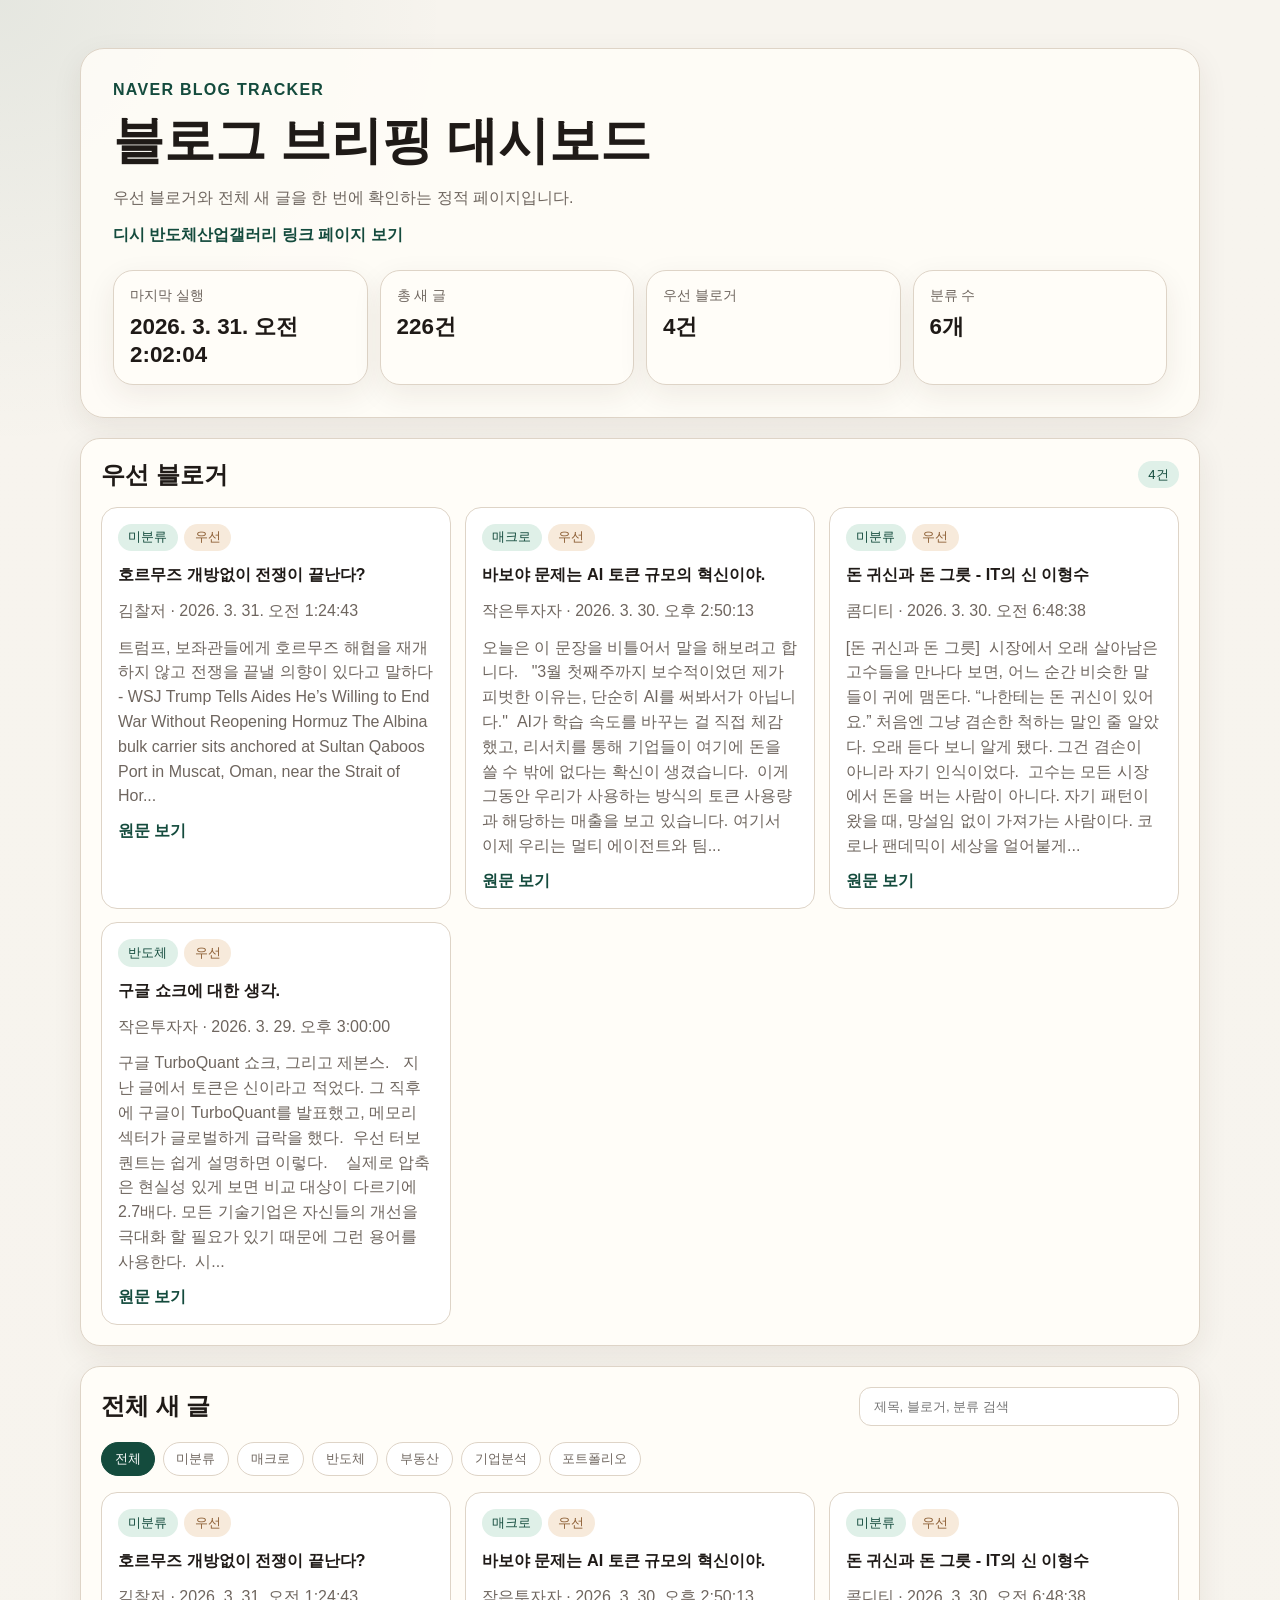
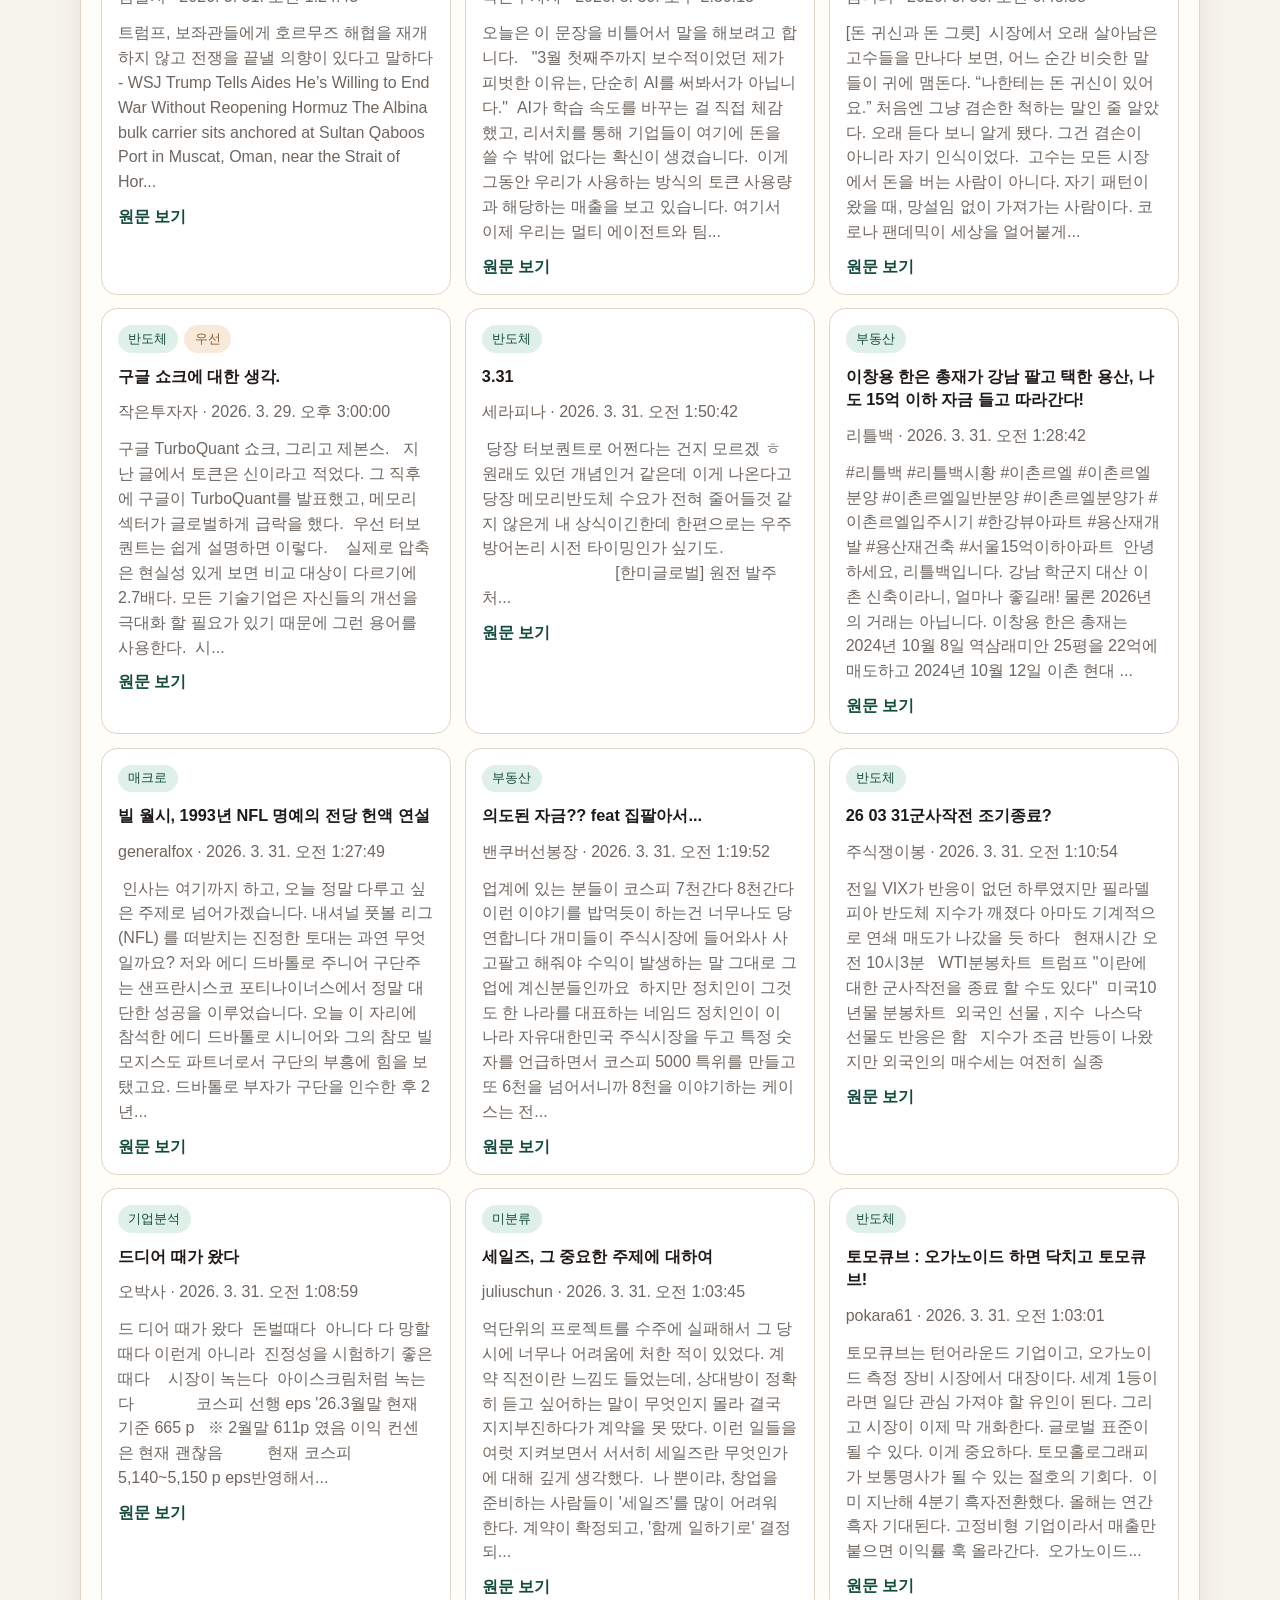
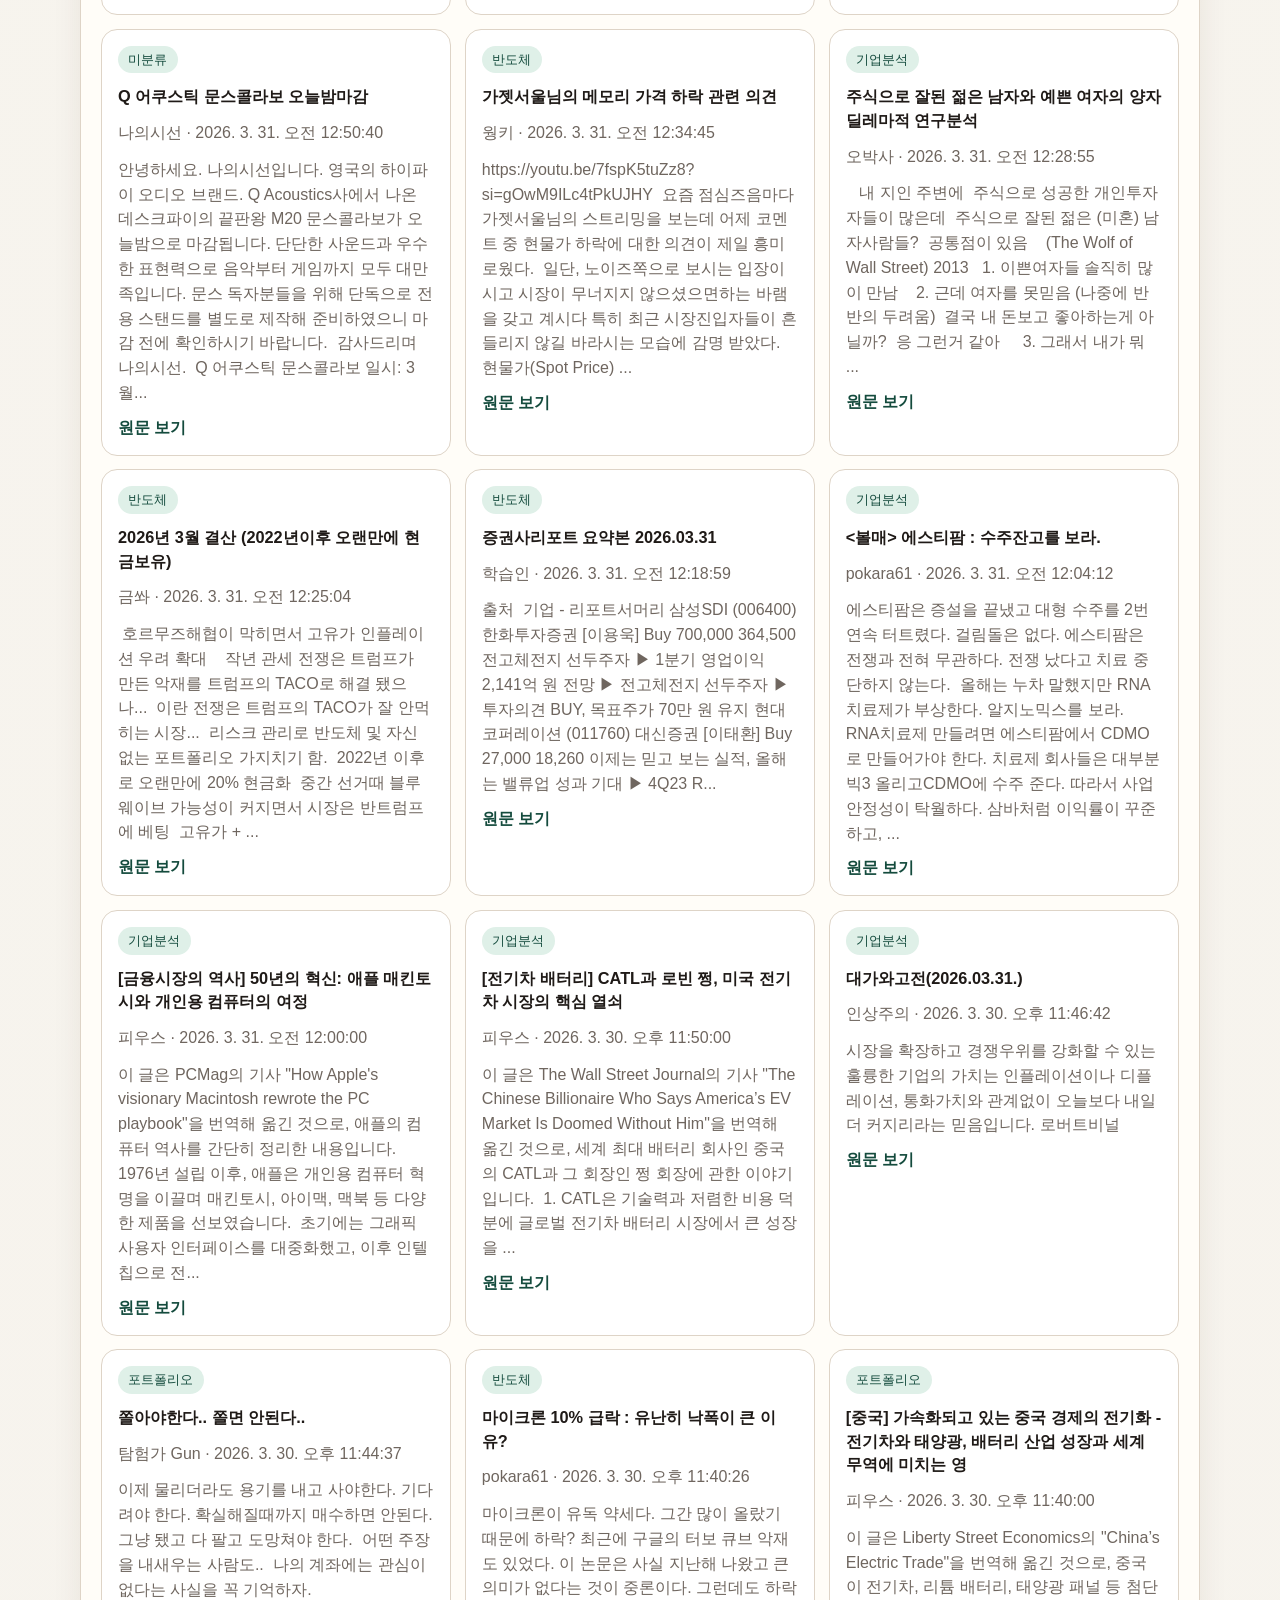
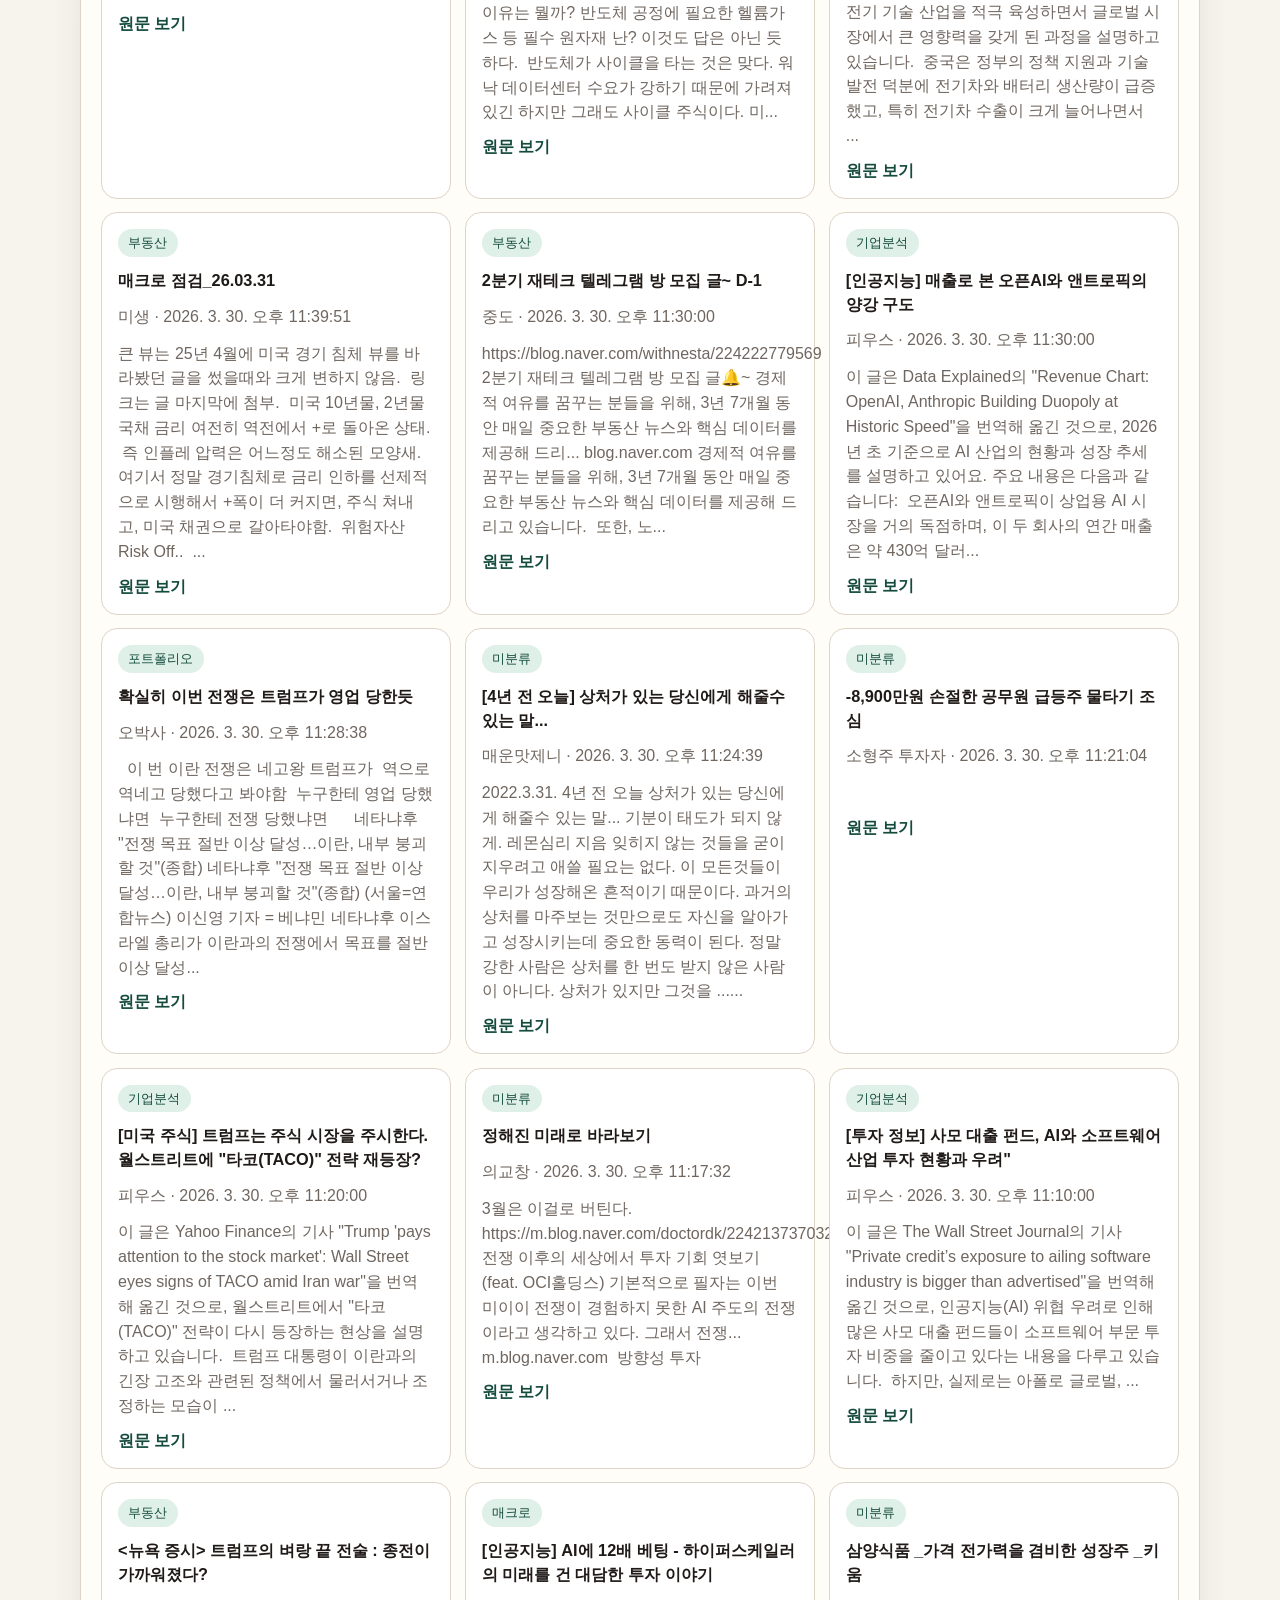
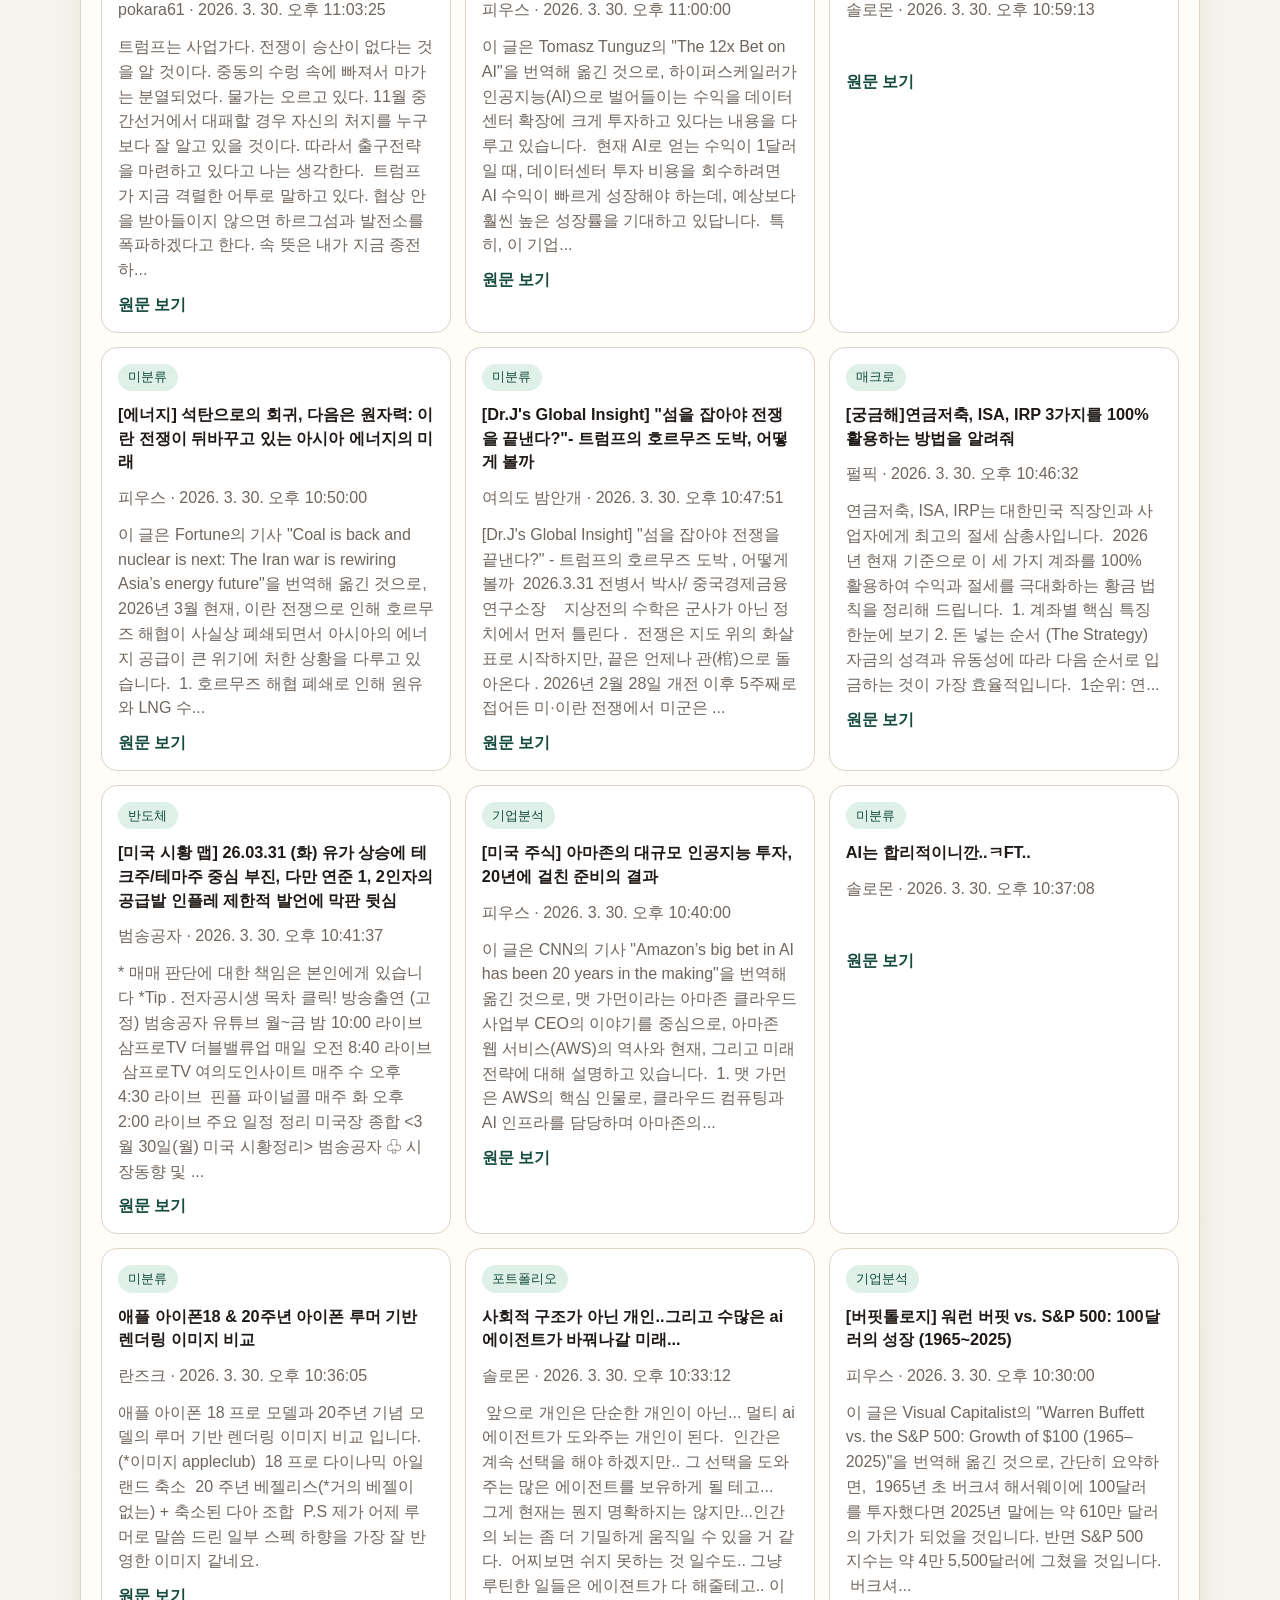
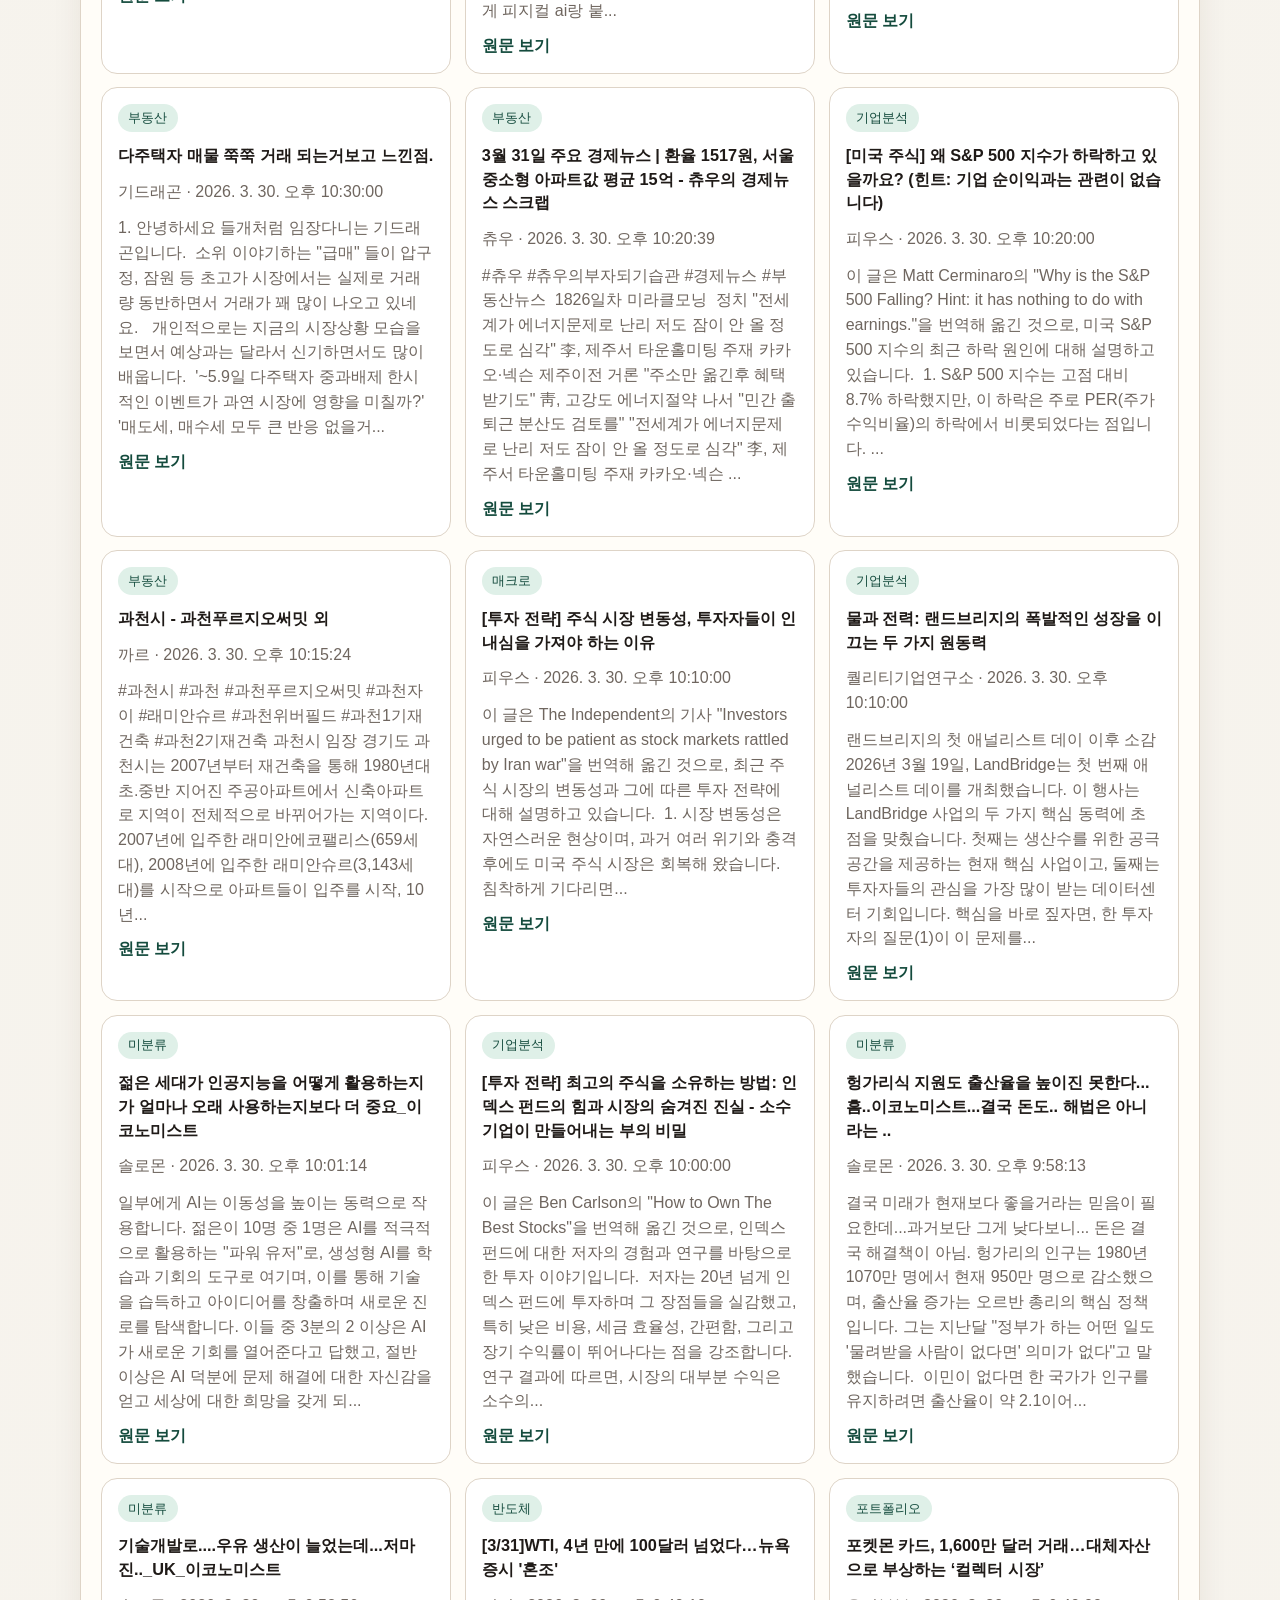
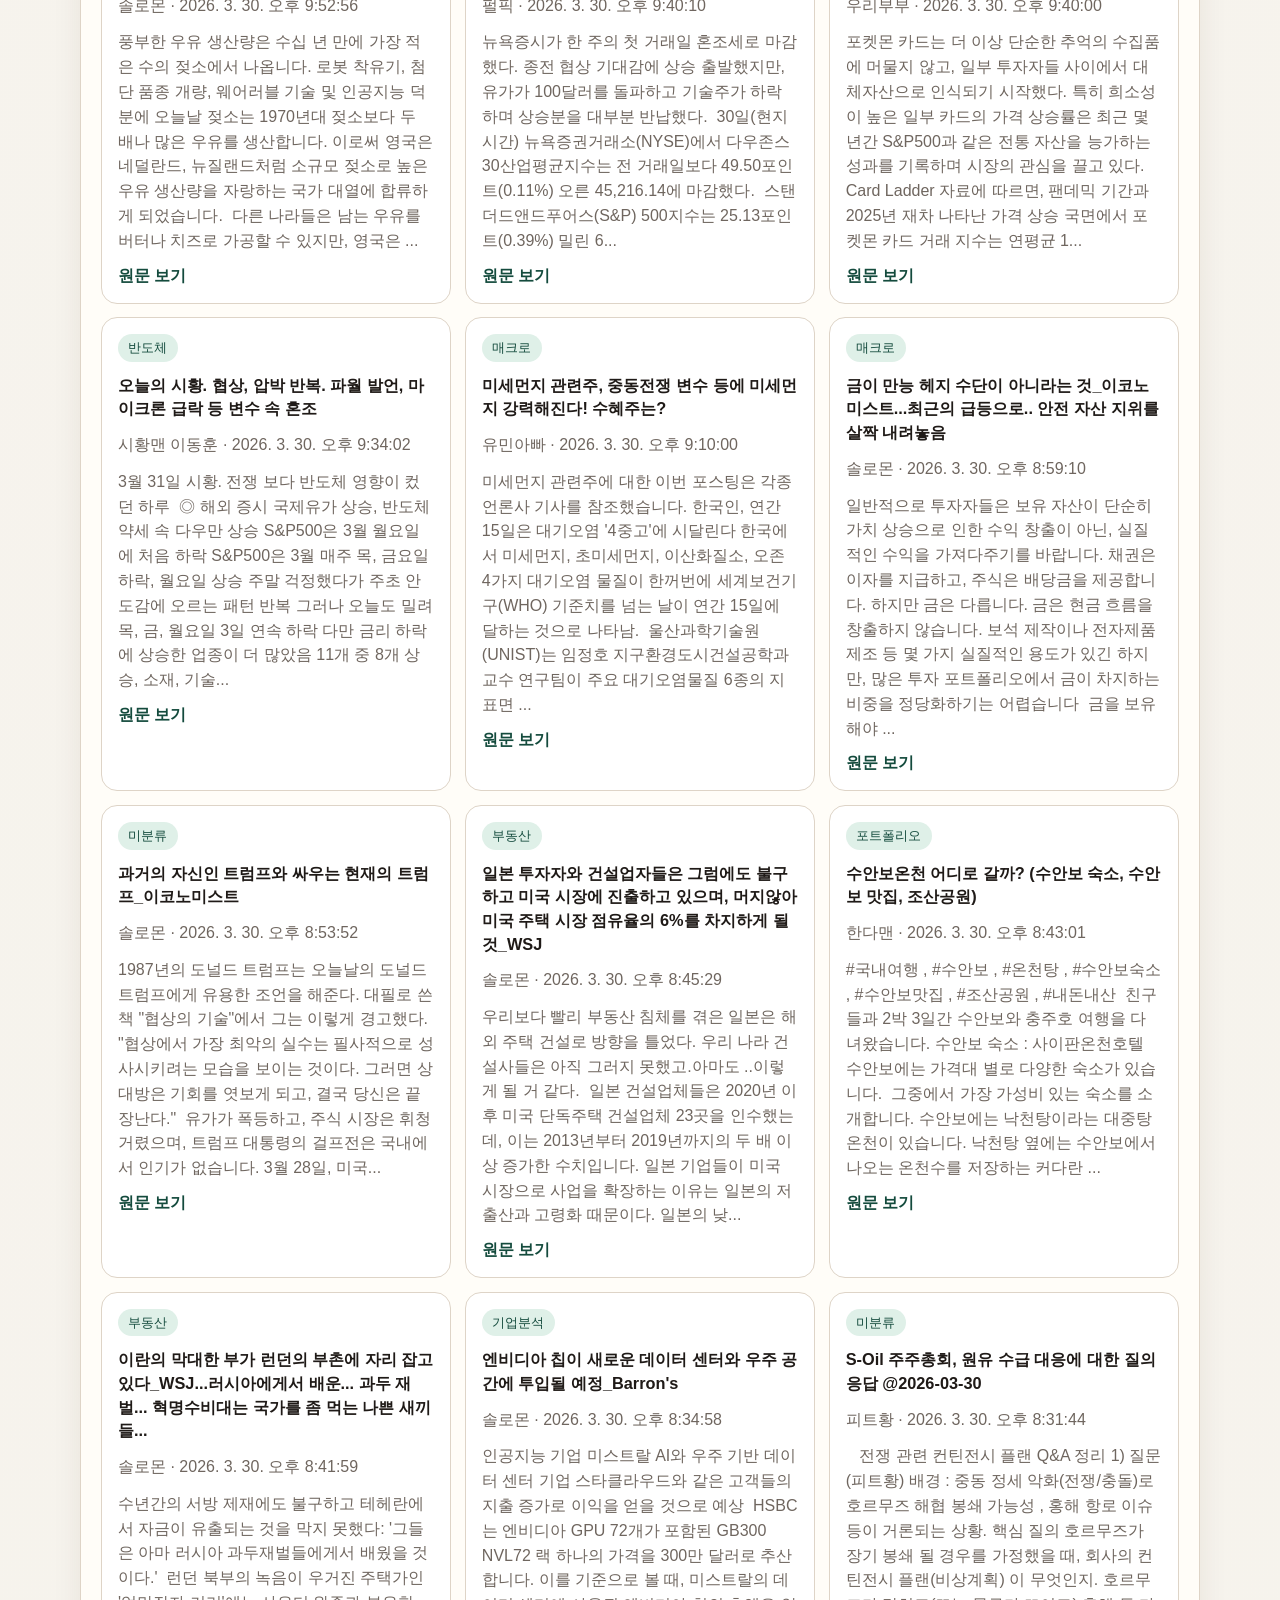
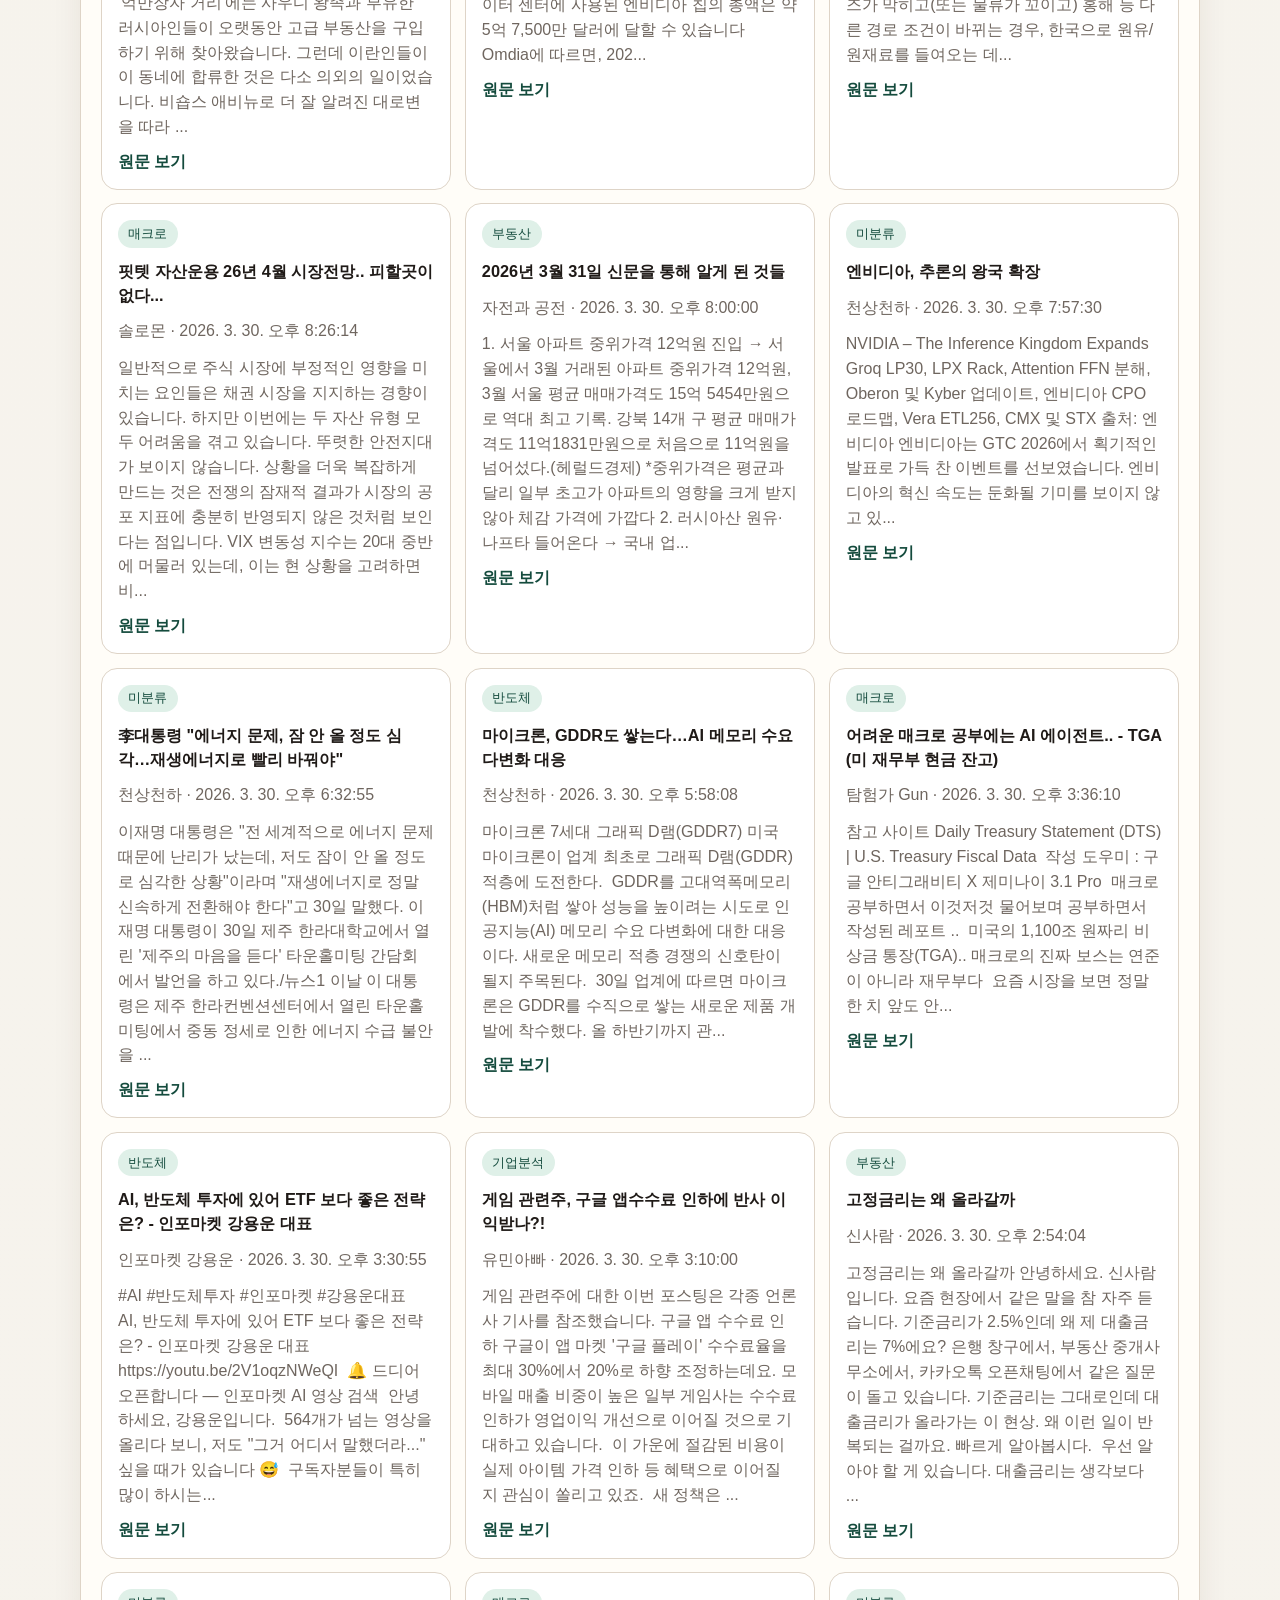
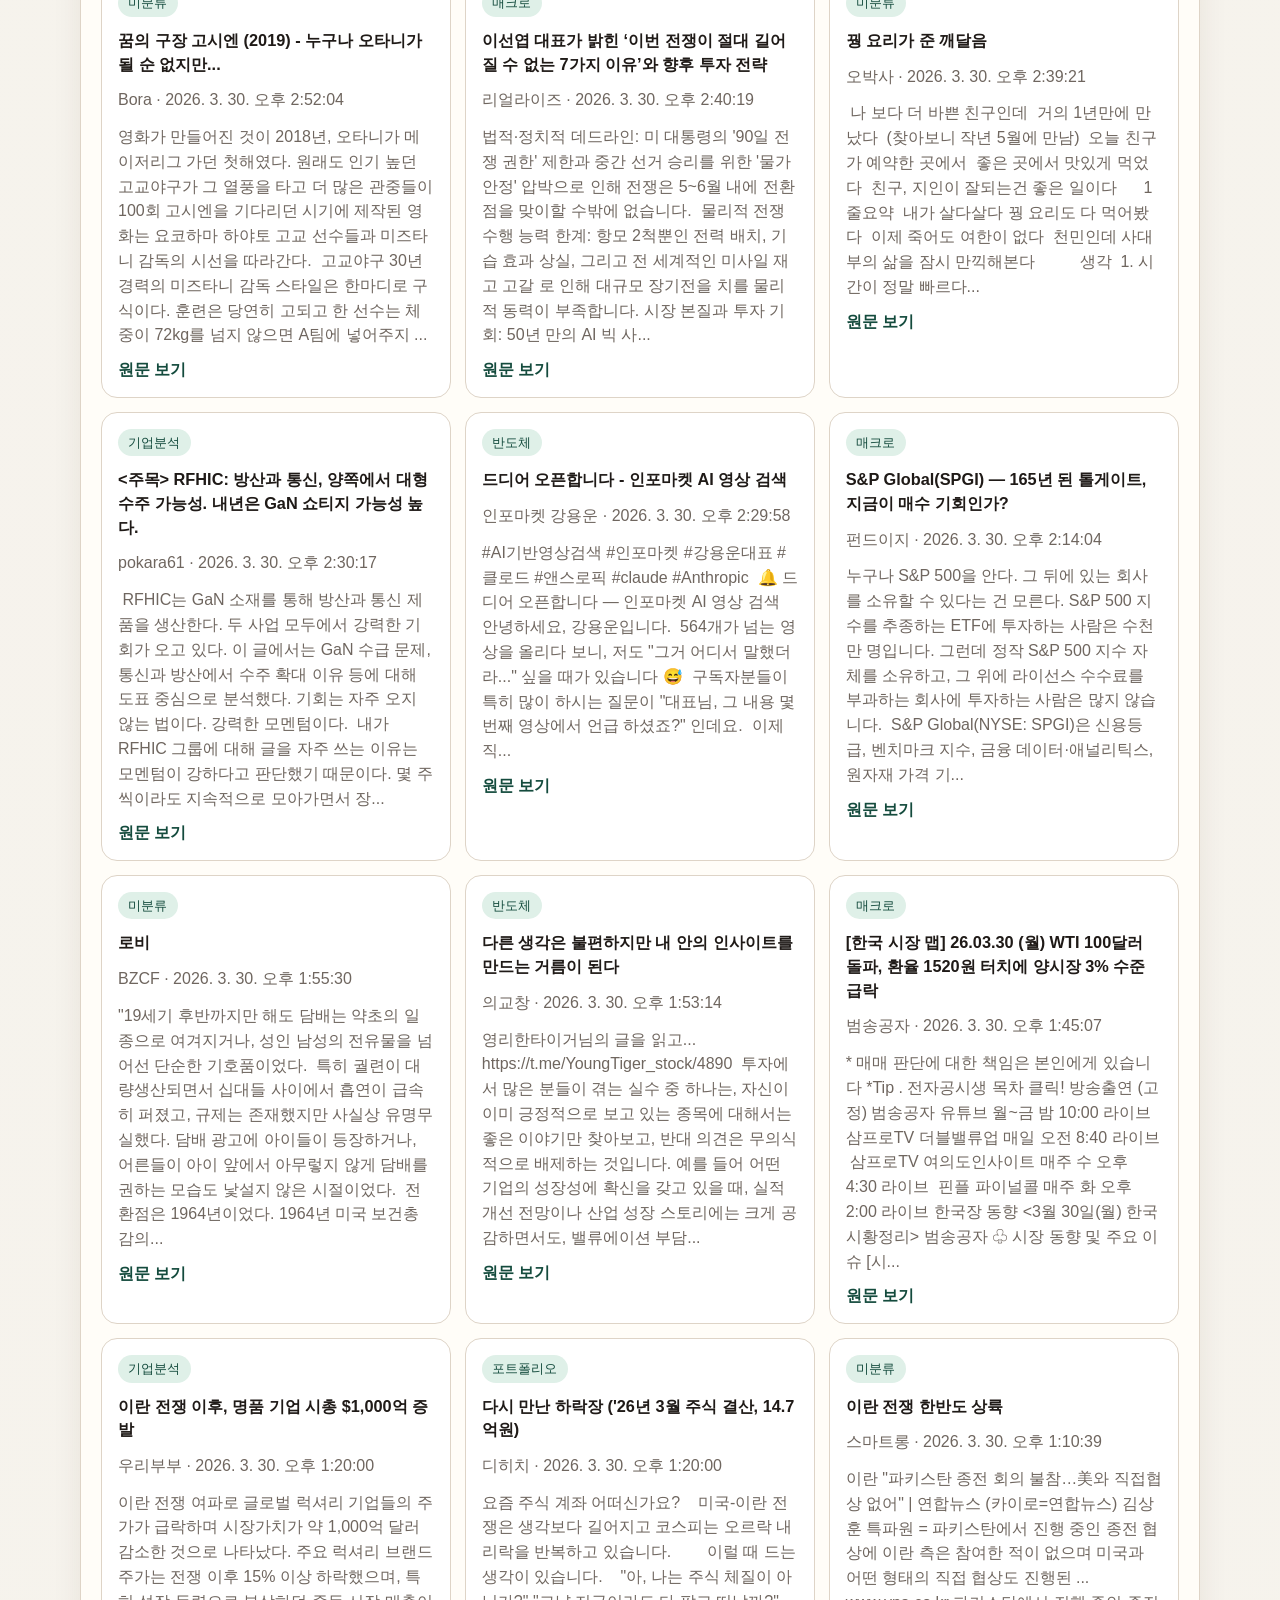
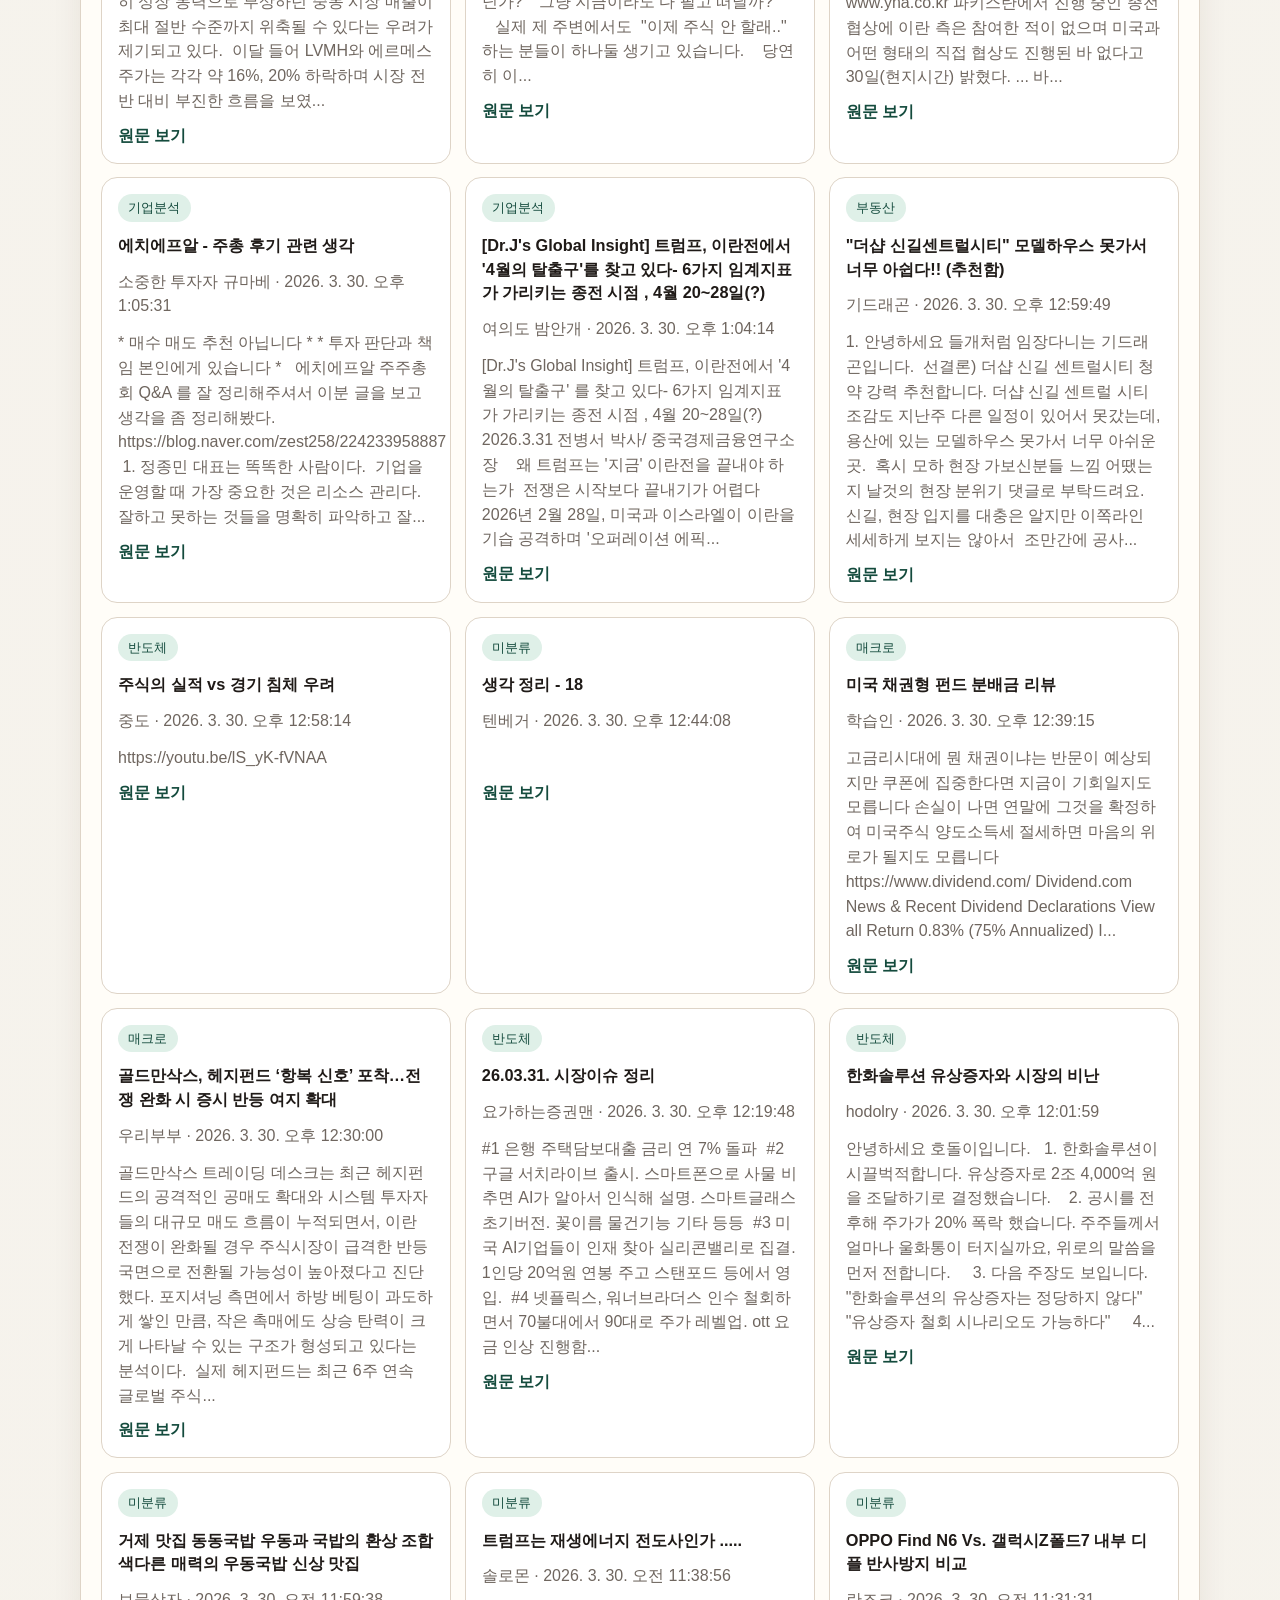
<file: docs/index.html>
<!doctype html>
<html lang="ko">
<head>
  <meta charset="utf-8" />
  <meta name="viewport" content="width=device-width, initial-scale=1" />
  <title>Blog Tracker Dashboard</title>
  <link rel="stylesheet" href="./styles.css" />
</head>
<body>
  <main class="page">
    <section class="hero">
      <p class="eyebrow">Naver Blog Tracker</p>
      <h1>블로그 브리핑 대시보드</h1>
      <p class="subtitle">우선 블로거와 전체 새 글을 한 번에 확인하는 정적 페이지입니다.</p>
      <p class="hero-links">
        <a href="./semiconductor-gallery.html">디시 반도체산업갤러리 링크 페이지 보기</a>
      </p>
      <div class="stats" id="stats"></div>
    </section>

    <section class="panel">
      <div class="panel-head">
        <h2>우선 블로거</h2>
        <span id="priority-count" class="badge"></span>
      </div>
      <div id="priority-posts" class="post-grid"></div>
    </section>

    <section class="panel">
      <div class="panel-head">
        <h2>전체 새 글</h2>
        <input id="search-input" class="search" type="search" placeholder="제목, 블로거, 분류 검색" />
      </div>
      <div id="filters" class="filters"></div>
      <div id="all-posts" class="post-grid"></div>
    </section>
  </main>

  <template id="post-template">
    <article class="post-card">
      <div class="post-top">
        <span class="chip chip-classification"></span>
        <span class="chip chip-priority">우선</span>
      </div>
      <h3 class="post-title"></h3>
      <p class="post-meta"></p>
      <p class="post-summary"></p>
      <a class="post-link" target="_blank" rel="noreferrer">원문 보기</a>
    </article>
  </template>

  <script src="./app.js"></script>
</body>
</html>
</file>
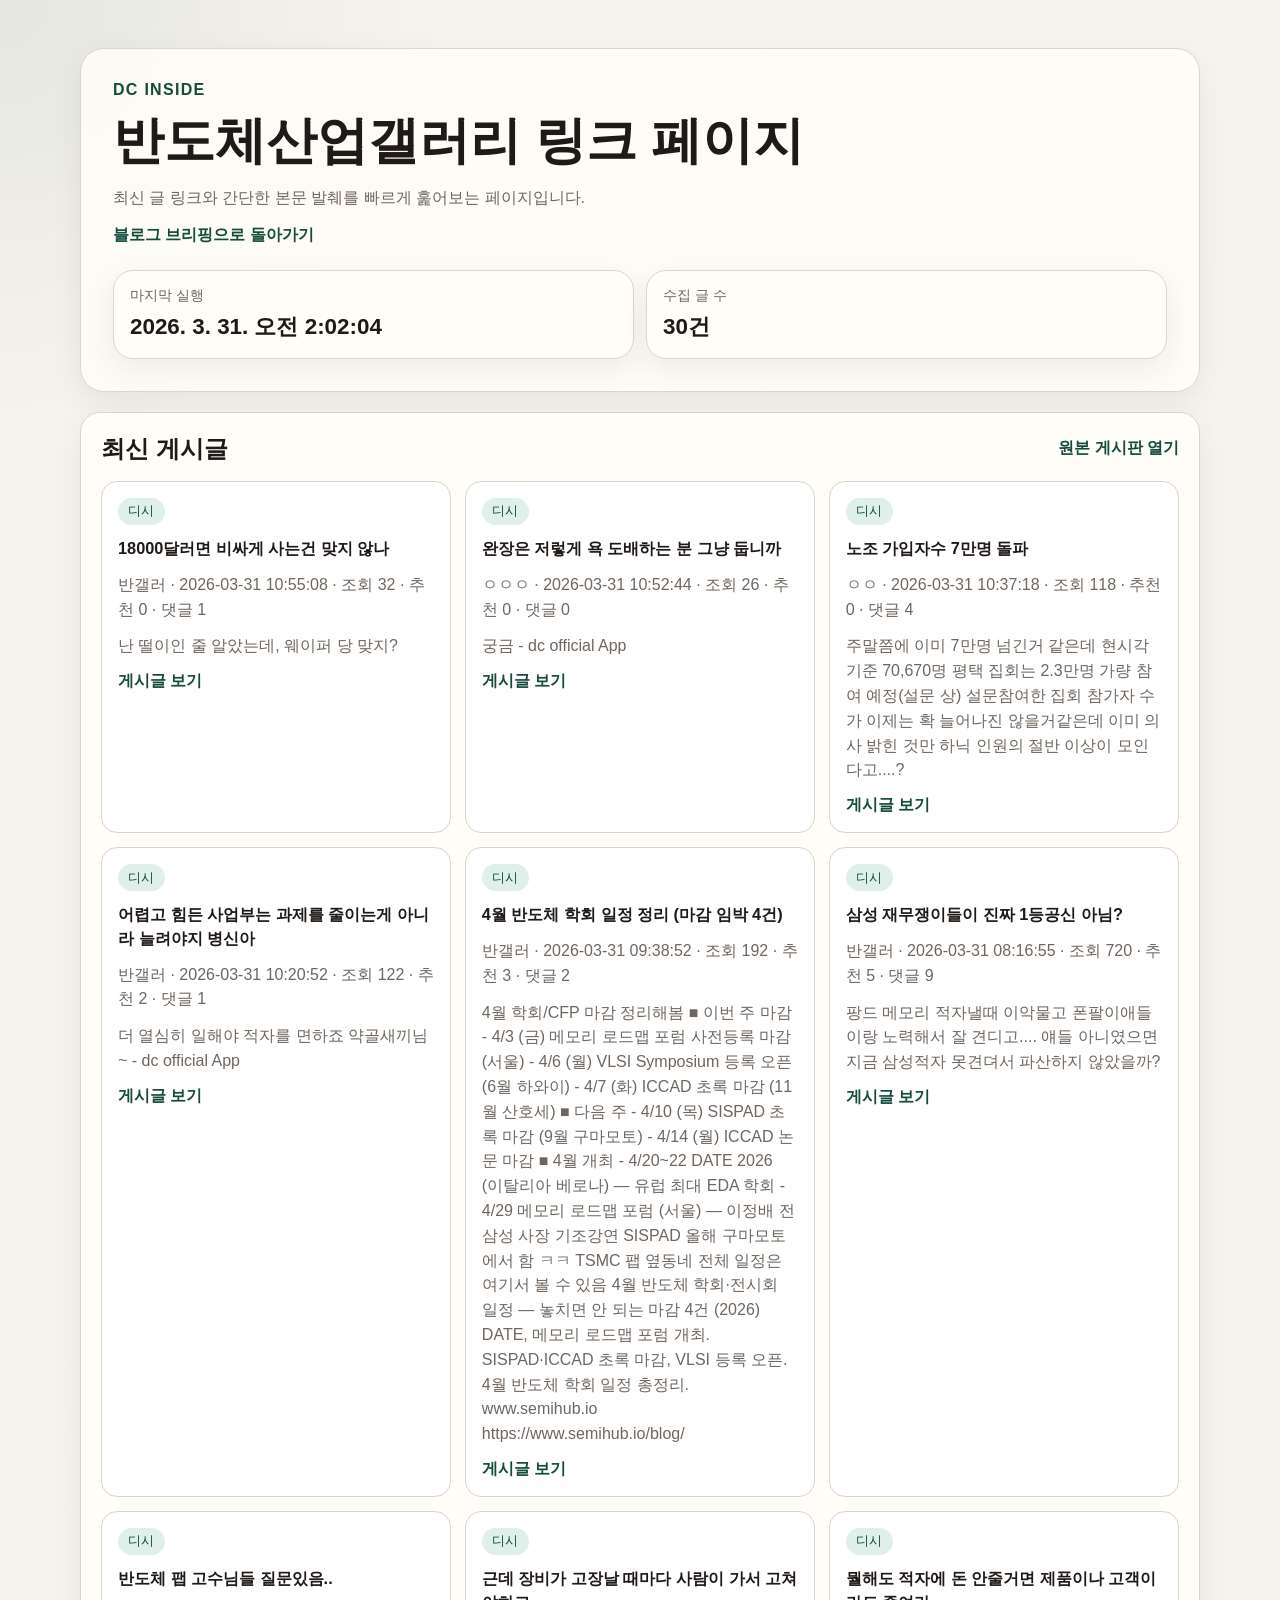
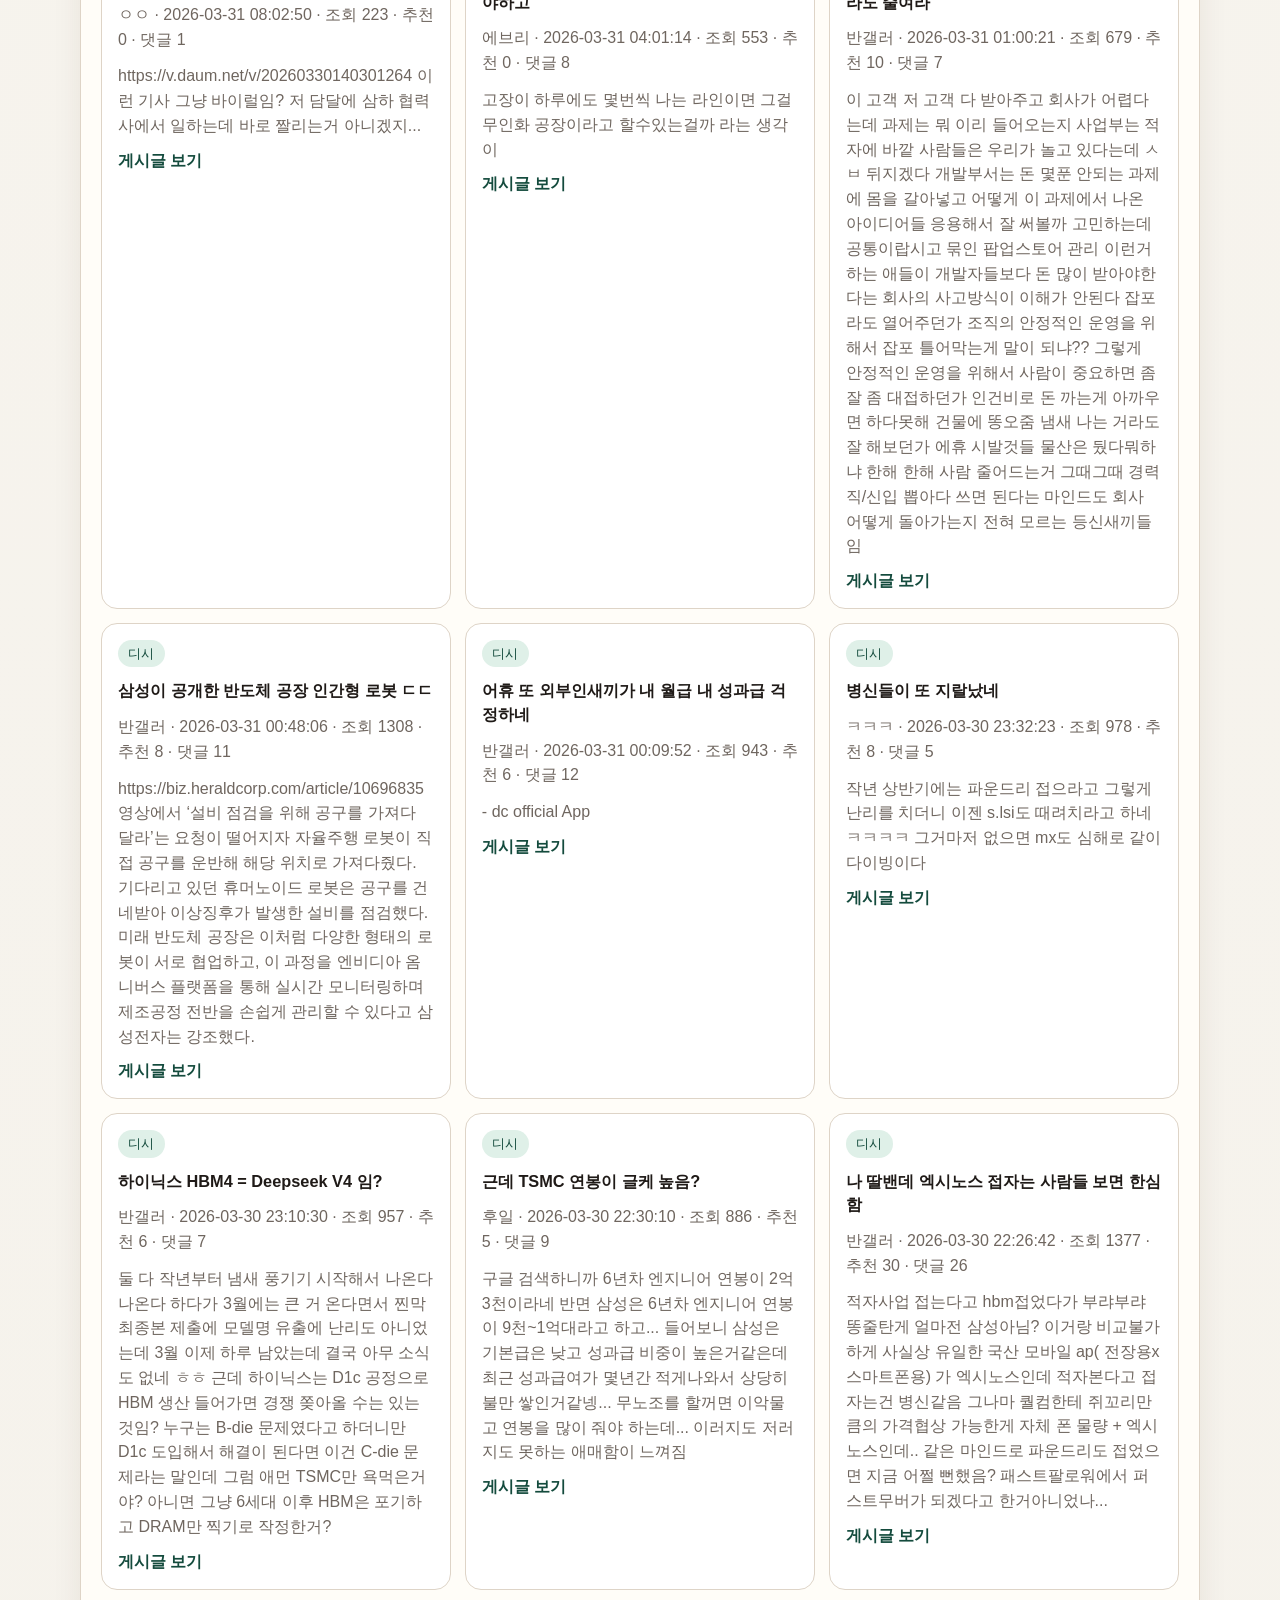
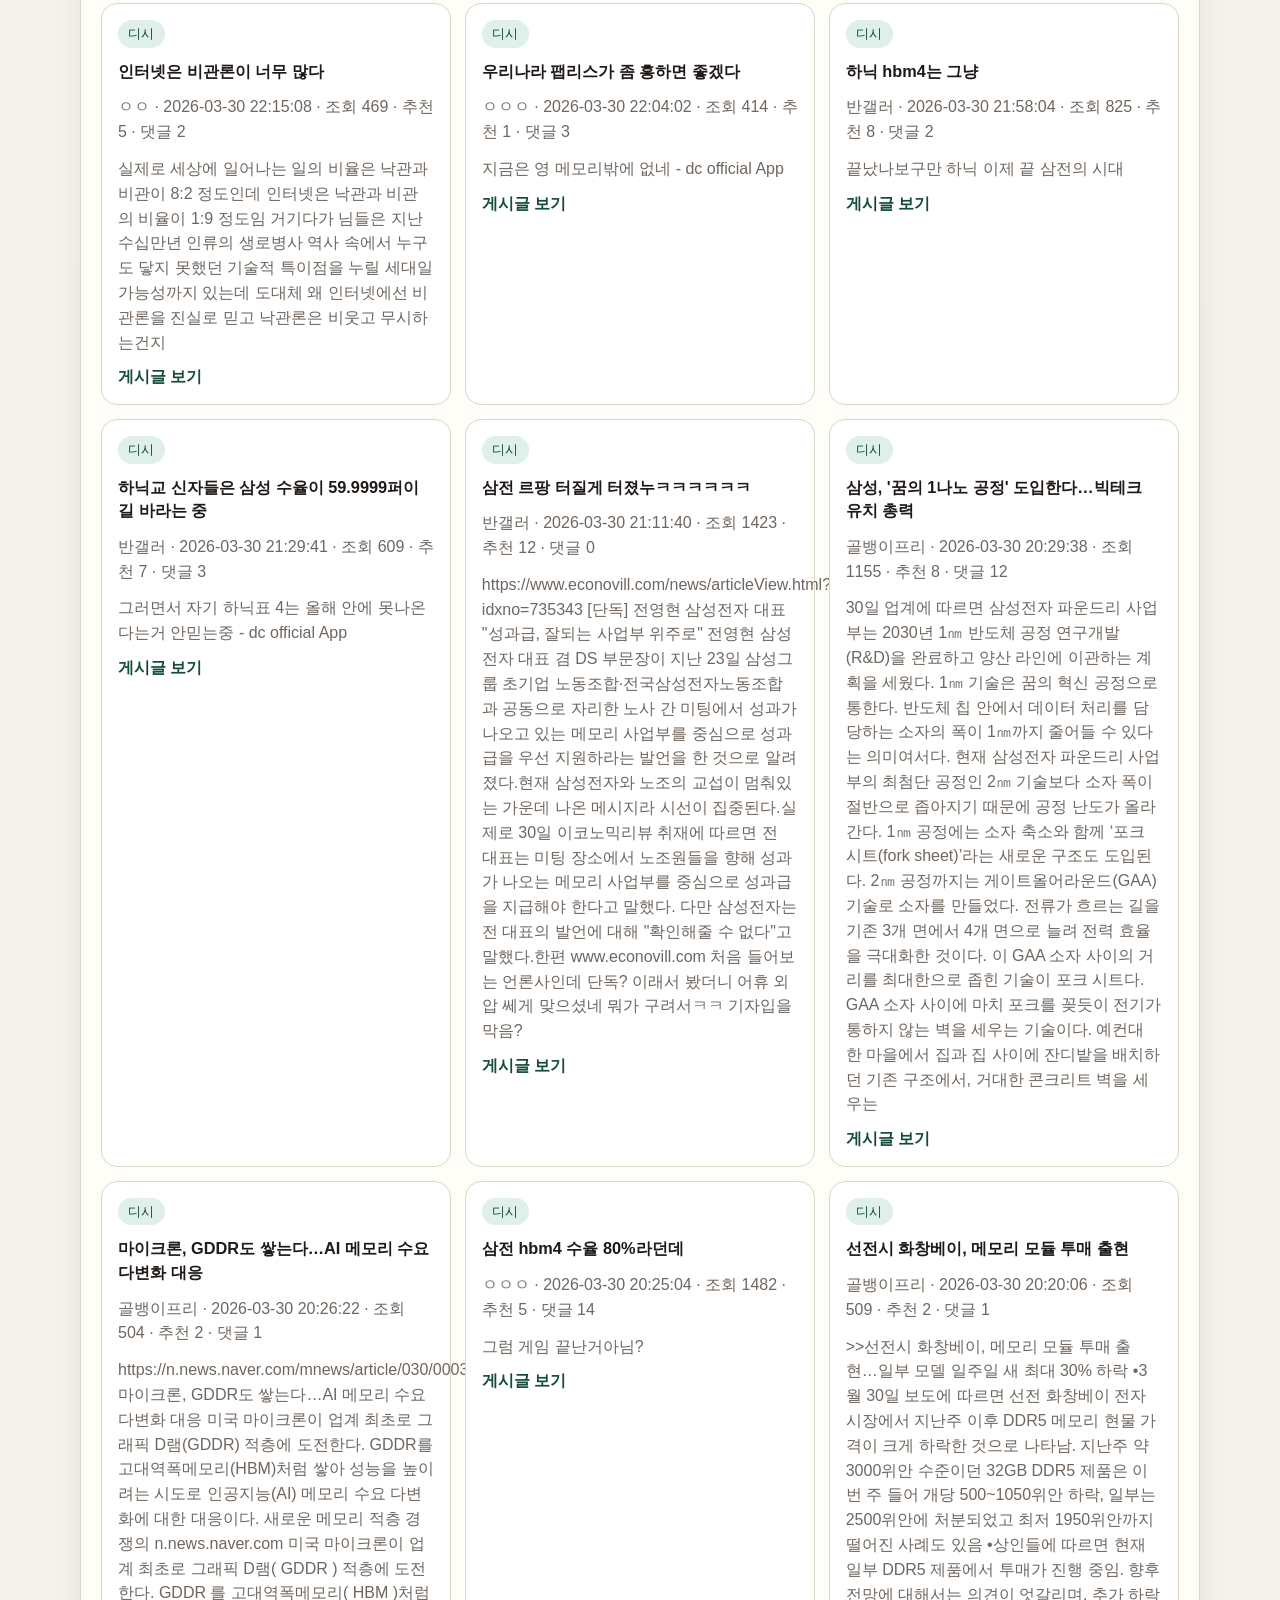
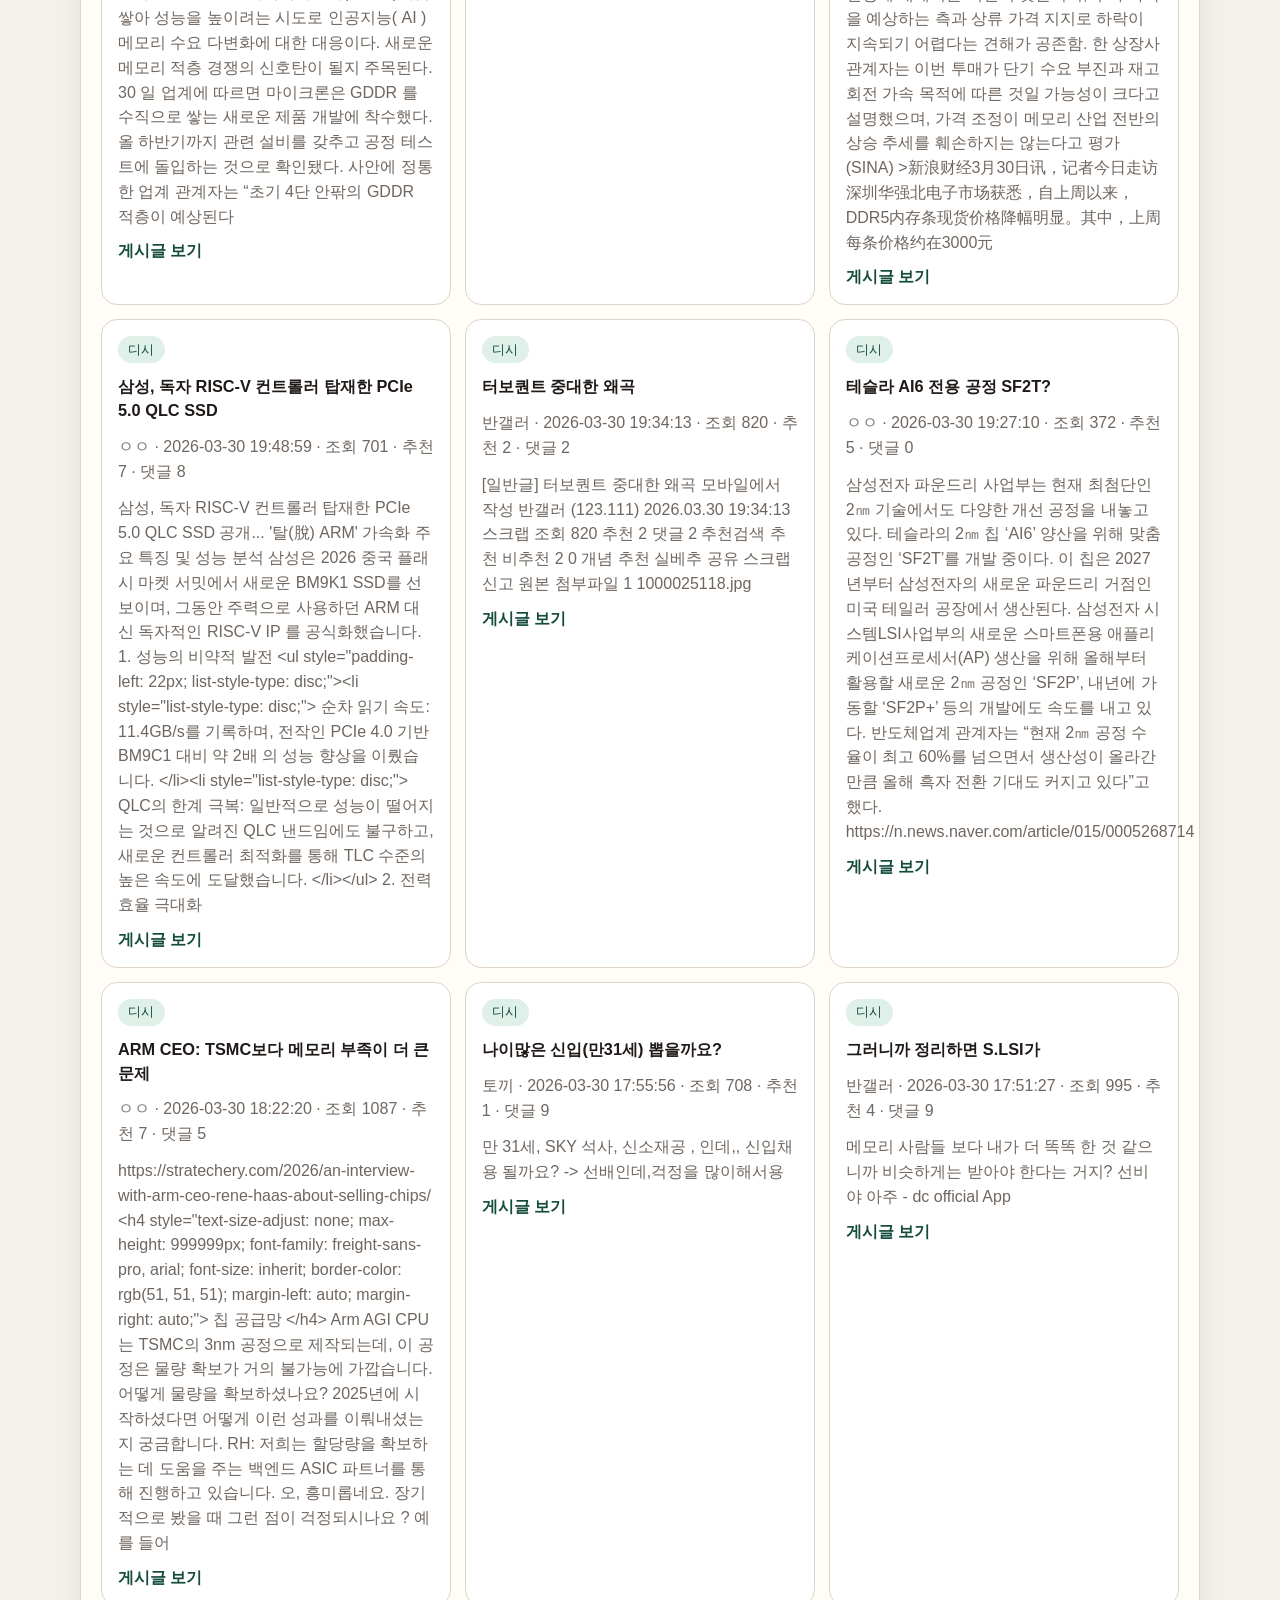
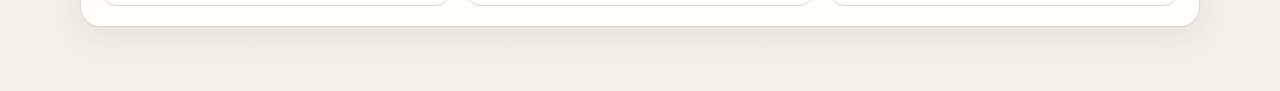
<file: docs/semiconductor-gallery.html>
<!doctype html>
<html lang="ko">
<head>
  <meta charset="utf-8" />
  <meta name="viewport" content="width=device-width, initial-scale=1" />
  <title>반도체산업갤러리 링크 페이지</title>
  <link rel="stylesheet" href="./styles.css" />
</head>
<body>
  <main class="page">
    <section class="hero">
      <p class="eyebrow">DC Inside</p>
      <h1>반도체산업갤러리 링크 페이지</h1>
      <p class="subtitle">최신 글 링크와 간단한 본문 발췌를 빠르게 훑어보는 페이지입니다.</p>
      <p class="hero-links">
        <a href="./index.html">블로그 브리핑으로 돌아가기</a>
      </p>
      <div class="stats" id="dc-stats"></div>
    </section>

    <section class="panel">
      <div class="panel-head">
        <h2>최신 게시글</h2>
        <a id="dc-source-link" class="post-link" target="_blank" rel="noreferrer">원본 게시판 열기</a>
      </div>
      <div id="dc-posts" class="post-grid"></div>
    </section>
  </main>

  <template id="dc-post-template">
    <article class="post-card">
      <div class="post-top">
        <span class="chip chip-classification">디시</span>
      </div>
      <h3 class="post-title"></h3>
      <p class="post-meta"></p>
      <p class="post-summary"></p>
      <a class="post-link" target="_blank" rel="noreferrer">게시글 보기</a>
    </article>
  </template>

  <script src="./semiconductor-gallery.js"></script>
</body>
</html>
</file>
<file: docs/styles.css>
:root {
  --bg: #f4f1ea;
  --panel: #fffdf8;
  --text: #1f1a17;
  --muted: #6f665f;
  --line: #ded4c7;
  --accent: #144b3d;
  --accent-soft: #dff0e8;
  --warm: #8c5e34;
  --shadow: 0 10px 30px rgba(63, 44, 27, 0.08);
}

* {
  box-sizing: border-box;
}

body {
  margin: 0;
  font-family: "Segoe UI", "Apple SD Gothic Neo", sans-serif;
  background:
    radial-gradient(circle at top left, rgba(20, 75, 61, 0.08), transparent 28rem),
    linear-gradient(180deg, #f7f4ee 0%, var(--bg) 100%);
  color: var(--text);
}

.page {
  width: min(1120px, calc(100% - 2rem));
  margin: 0 auto;
  padding: 3rem 0 4rem;
}

.hero {
  padding: 2rem;
  background: rgba(255, 253, 248, 0.88);
  border: 1px solid var(--line);
  border-radius: 24px;
  box-shadow: var(--shadow);
}

.eyebrow {
  margin: 0 0 0.5rem;
  color: var(--accent);
  font-weight: 700;
  letter-spacing: 0.08em;
  text-transform: uppercase;
}

.hero h1 {
  margin: 0;
  font-size: clamp(2rem, 4vw, 3.2rem);
}

.subtitle {
  margin: 0.75rem 0 0;
  color: var(--muted);
  max-width: 52rem;
}

.hero-links {
  margin: 1rem 0 0;
}

.hero-links a {
  color: var(--accent);
  font-weight: 700;
  text-decoration: none;
}

.stats {
  display: grid;
  grid-template-columns: repeat(auto-fit, minmax(150px, 1fr));
  gap: 0.75rem;
  margin-top: 1.5rem;
}

.stat-card,
.panel {
  background: var(--panel);
  border: 1px solid var(--line);
  border-radius: 20px;
  box-shadow: var(--shadow);
}

.stat-card {
  padding: 1rem;
}

.stat-label {
  font-size: 0.85rem;
  color: var(--muted);
}

.stat-value {
  margin-top: 0.35rem;
  font-size: 1.4rem;
  font-weight: 700;
}

.panel {
  margin-top: 1.25rem;
  padding: 1.25rem;
}

.panel-head {
  display: flex;
  gap: 1rem;
  align-items: center;
  justify-content: space-between;
  margin-bottom: 1rem;
}

.panel-head h2 {
  margin: 0;
}

.badge,
.chip {
  display: inline-flex;
  align-items: center;
  padding: 0.3rem 0.65rem;
  border-radius: 999px;
  font-size: 0.82rem;
}

.badge,
.chip-classification {
  background: var(--accent-soft);
  color: var(--accent);
}

.chip-priority {
  background: #f7eadb;
  color: var(--warm);
}

.search {
  width: min(320px, 100%);
  padding: 0.7rem 0.85rem;
  border-radius: 12px;
  border: 1px solid var(--line);
  background: #fff;
}

.filters {
  display: flex;
  flex-wrap: wrap;
  gap: 0.5rem;
  margin-bottom: 1rem;
}

.filter-btn {
  border: 1px solid var(--line);
  background: white;
  color: var(--muted);
  border-radius: 999px;
  padding: 0.45rem 0.8rem;
  cursor: pointer;
}

.filter-btn.active {
  background: var(--accent);
  border-color: var(--accent);
  color: white;
}

.post-grid {
  display: grid;
  grid-template-columns: repeat(auto-fit, minmax(260px, 1fr));
  gap: 0.85rem;
}

.post-card {
  display: flex;
  flex-direction: column;
  gap: 0.75rem;
  padding: 1rem;
  border: 1px solid var(--line);
  border-radius: 16px;
  background: white;
}

.post-top {
  display: flex;
  gap: 0.4rem;
  flex-wrap: wrap;
}

.post-title {
  margin: 0;
  line-height: 1.45;
  font-size: 1.02rem;
}

.post-meta,
.post-summary {
  margin: 0;
  color: var(--muted);
  line-height: 1.55;
}

.post-link {
  color: var(--accent);
  text-decoration: none;
  font-weight: 600;
}

.empty-state {
  color: var(--muted);
  padding: 1rem 0;
}

@media (max-width: 720px) {
  .page {
    width: min(100% - 1rem, 1120px);
    padding-top: 1rem;
  }

  .panel-head {
    align-items: flex-start;
    flex-direction: column;
  }

  .search {
    width: 100%;
  }
}
</file>
